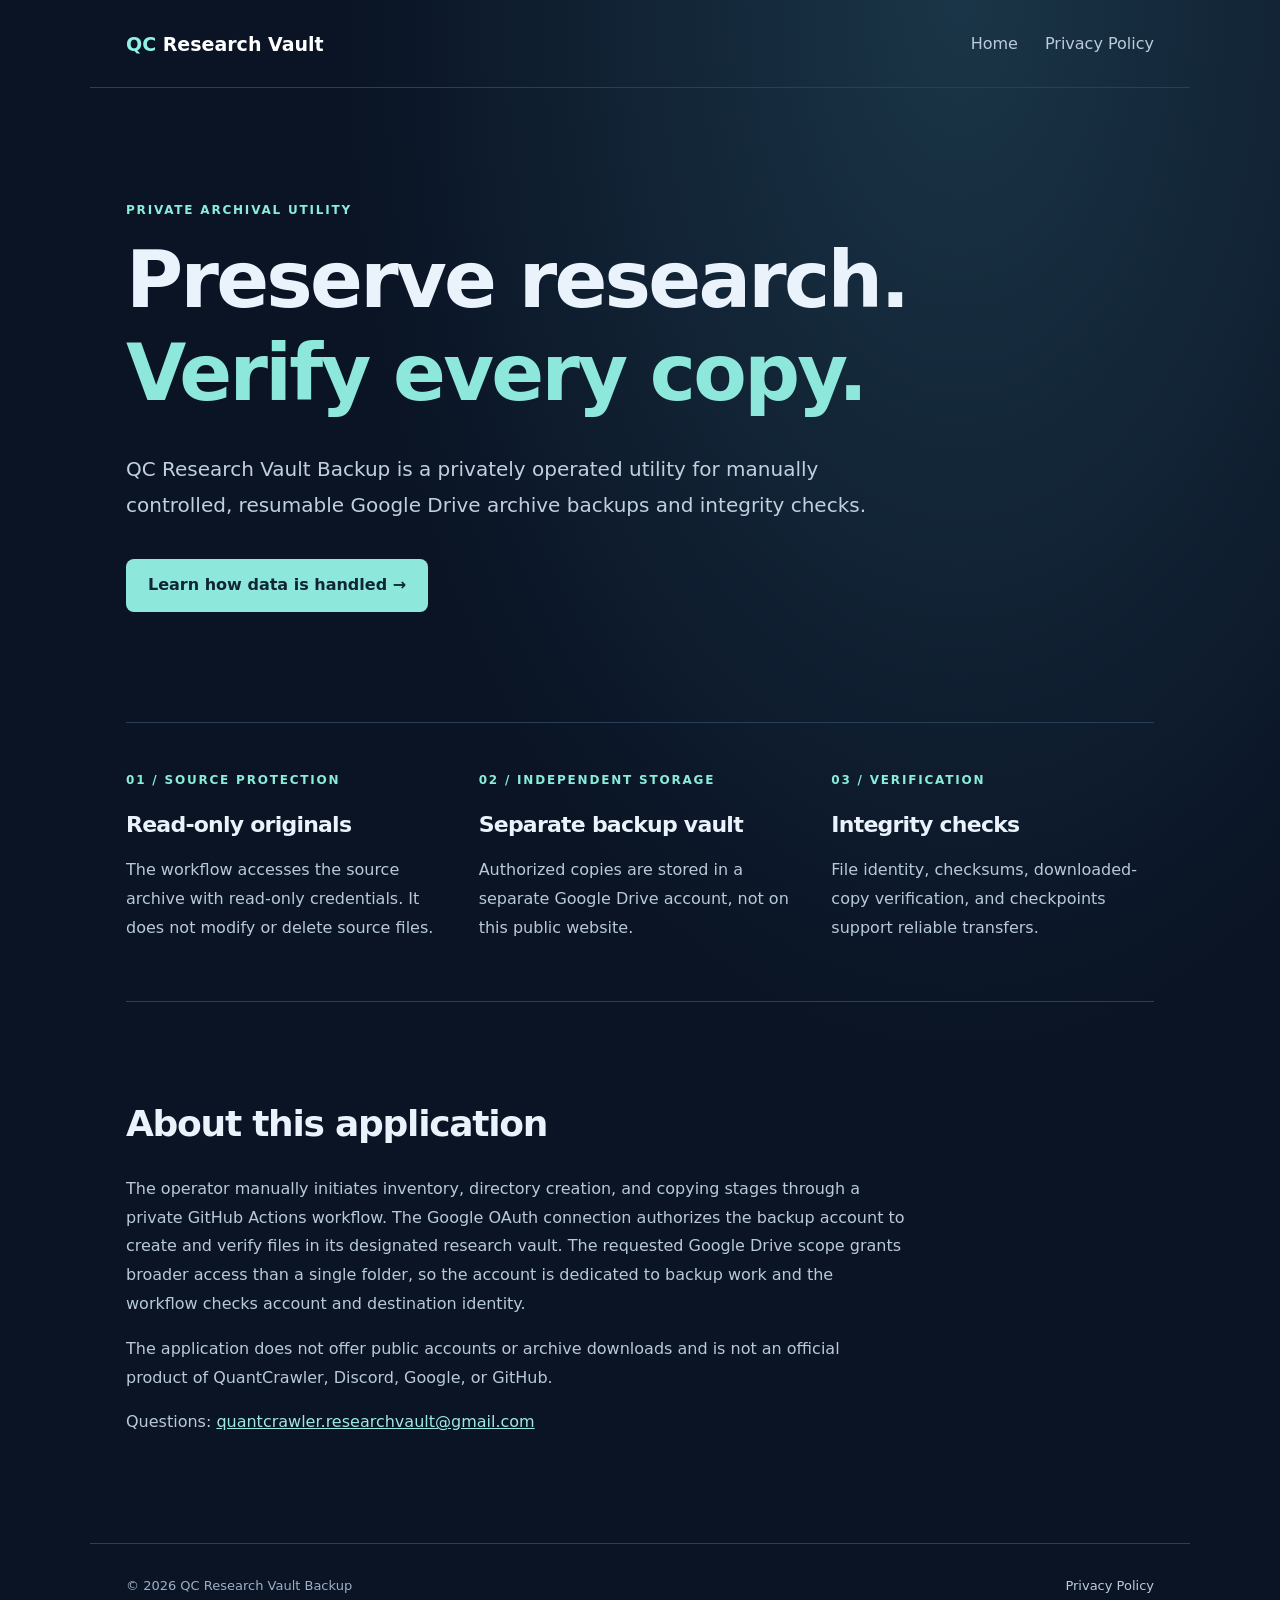
<file: index.html>
<!doctype html>
<html lang="en"><head><meta charset="utf-8"><meta name="viewport" content="width=device-width,initial-scale=1"><meta name="description" content="QC Research Vault Backup is a private, owner-operated Google Drive archival backup utility."><title>QC Research Vault Backup</title><link rel="stylesheet" href="/style.css"></head>
<body><header><a class="logo" href="/">QC <span>Research Vault</span></a><nav><a href="/">Home</a><a href="/privacy/">Privacy Policy</a></nav></header>
<main><section class="hero"><p class="eyebrow">PRIVATE ARCHIVAL UTILITY</p><h1>Preserve research.<br><em>Verify every copy.</em></h1><p class="lede">QC Research Vault Backup is a privately operated utility for manually controlled, resumable Google Drive archive backups and integrity checks.</p><a class="btn" href="/privacy/">Learn how data is handled →</a></section>
<section class="features"><article><small>01 / SOURCE PROTECTION</small><h2>Read-only originals</h2><p>The workflow accesses the source archive with read-only credentials. It does not modify or delete source files.</p></article><article><small>02 / INDEPENDENT STORAGE</small><h2>Separate backup vault</h2><p>Authorized copies are stored in a separate Google Drive account, not on this public website.</p></article><article><small>03 / VERIFICATION</small><h2>Integrity checks</h2><p>File identity, checksums, downloaded-copy verification, and checkpoints support reliable transfers.</p></article></section>
<section class="about"><h2>About this application</h2><p>The operator manually initiates inventory, directory creation, and copying stages through a private GitHub Actions workflow. The Google OAuth connection authorizes the backup account to create and verify files in its designated research vault. The requested Google Drive scope grants broader access than a single folder, so the account is dedicated to backup work and the workflow checks account and destination identity.</p><p>The application does not offer public accounts or archive downloads and is not an official product of QuantCrawler, Discord, Google, or GitHub.</p><p>Questions: <a href="mailto:quantcrawler.researchvault@gmail.com">quantcrawler.researchvault@gmail.com</a></p></section></main>
<footer><span>© 2026 QC Research Vault Backup</span><a href="/privacy/">Privacy Policy</a></footer></body></html>
</file>
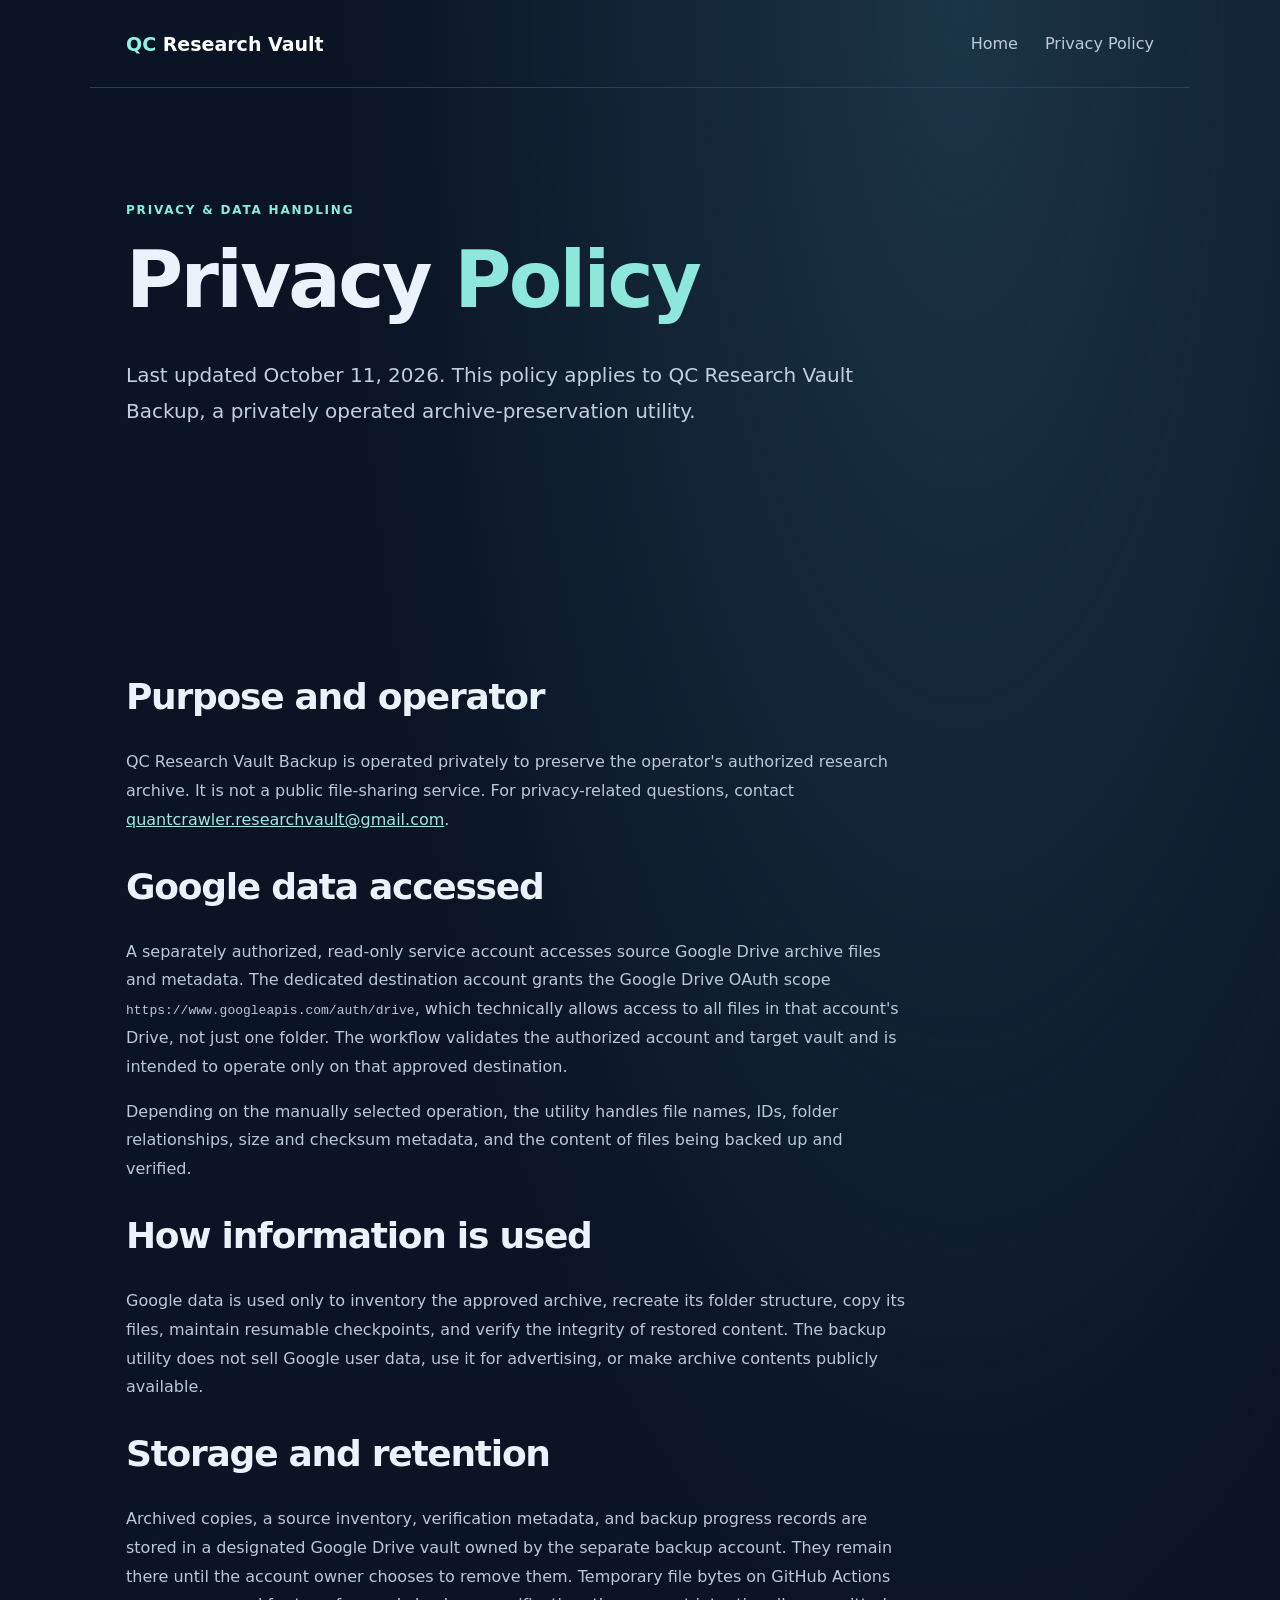
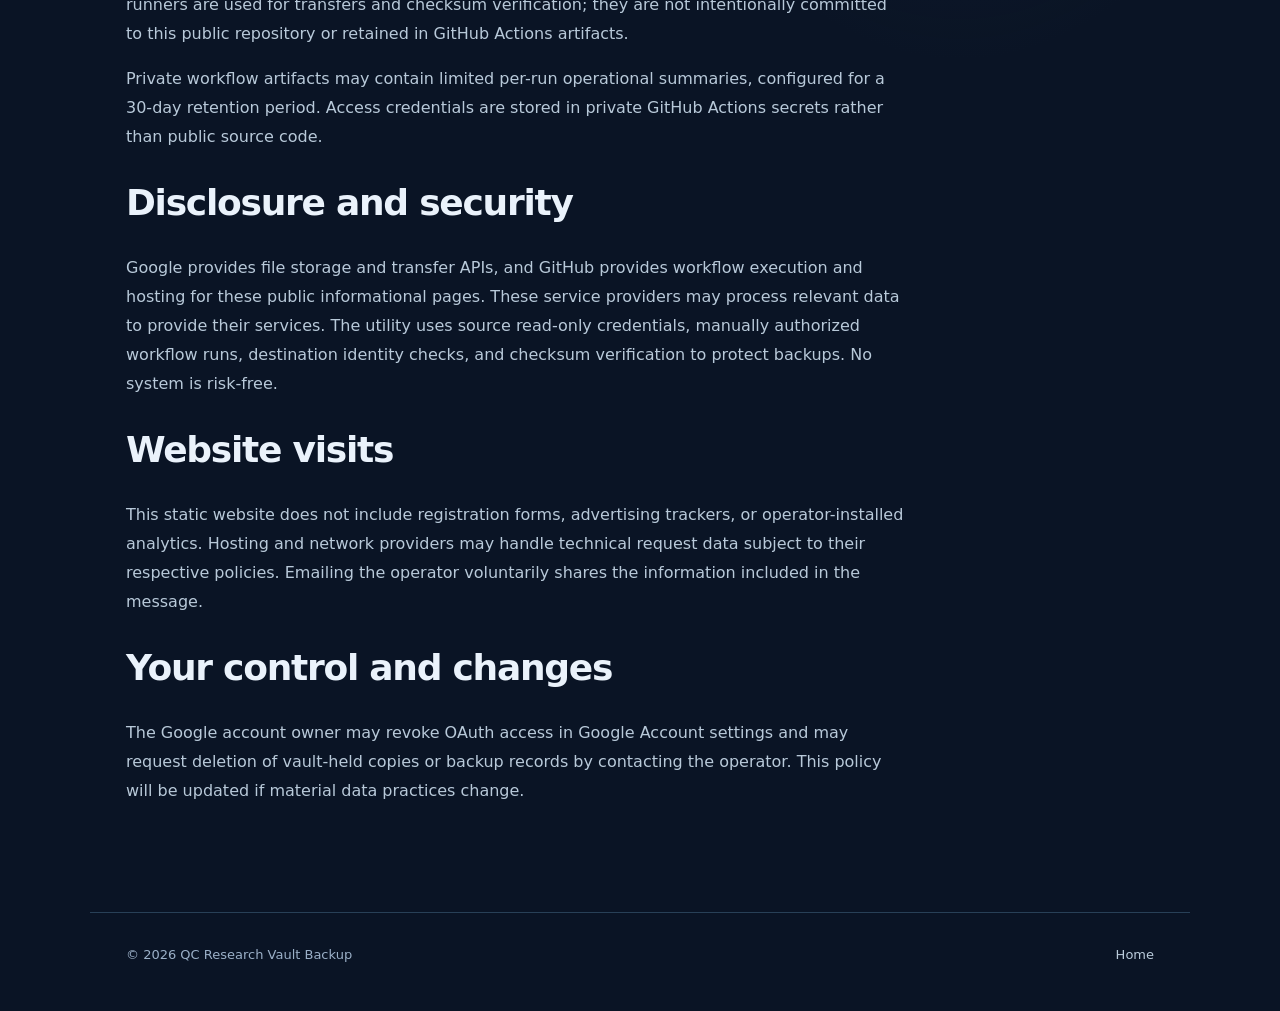
<file: privacy/index.html>
<!doctype html>
<html lang="en">
<head>
  <meta charset="utf-8">
  <meta name="viewport" content="width=device-width,initial-scale=1">
  <meta name="description" content="QC Research Vault Backup privacy policy: Google Drive data access, backup use, storage, security and retention.">
  <title>Privacy Policy | QC Research Vault Backup</title>
  <link rel="stylesheet" href="/style.css">
</head>
<body>
<header><a class="logo" href="/">QC <span>Research Vault</span></a><nav><a href="/">Home</a><a href="/privacy/" aria-current="page">Privacy Policy</a></nav></header>
<main>
<section class="hero"><p class="eyebrow">PRIVACY & DATA HANDLING</p><h1>Privacy <em>Policy</em></h1><p class="lede">Last updated October 11, 2026. This policy applies to QC Research Vault Backup, a privately operated archive-preservation utility.</p></section>
<section class="about">
<h2>Purpose and operator</h2>
<p>QC Research Vault Backup is operated privately to preserve the operator's authorized research archive. It is not a public file-sharing service. For privacy-related questions, contact <a href="mailto:quantcrawler.researchvault@gmail.com">quantcrawler.researchvault@gmail.com</a>.</p>
<h2>Google data accessed</h2>
<p>A separately authorized, read-only service account accesses source Google Drive archive files and metadata. The dedicated destination account grants the Google Drive OAuth scope <code>https://www.googleapis.com/auth/drive</code>, which technically allows access to all files in that account's Drive, not just one folder. The workflow validates the authorized account and target vault and is intended to operate only on that approved destination.</p>
<p>Depending on the manually selected operation, the utility handles file names, IDs, folder relationships, size and checksum metadata, and the content of files being backed up and verified.</p>
<h2>How information is used</h2>
<p>Google data is used only to inventory the approved archive, recreate its folder structure, copy its files, maintain resumable checkpoints, and verify the integrity of restored content. The backup utility does not sell Google user data, use it for advertising, or make archive contents publicly available.</p>
<h2>Storage and retention</h2>
<p>Archived copies, a source inventory, verification metadata, and backup progress records are stored in a designated Google Drive vault owned by the separate backup account. They remain there until the account owner chooses to remove them. Temporary file bytes on GitHub Actions runners are used for transfers and checksum verification; they are not intentionally committed to this public repository or retained in GitHub Actions artifacts.</p>
<p>Private workflow artifacts may contain limited per-run operational summaries, configured for a 30-day retention period. Access credentials are stored in private GitHub Actions secrets rather than public source code.</p>
<h2>Disclosure and security</h2>
<p>Google provides file storage and transfer APIs, and GitHub provides workflow execution and hosting for these public informational pages. These service providers may process relevant data to provide their services. The utility uses source read-only credentials, manually authorized workflow runs, destination identity checks, and checksum verification to protect backups. No system is risk-free.</p>
<h2>Website visits</h2>
<p>This static website does not include registration forms, advertising trackers, or operator-installed analytics. Hosting and network providers may handle technical request data subject to their respective policies. Emailing the operator voluntarily shares the information included in the message.</p>
<h2>Your control and changes</h2>
<p>The Google account owner may revoke OAuth access in Google Account settings and may request deletion of vault-held copies or backup records by contacting the operator. This policy will be updated if material data practices change.</p>
</section>
</main>
<footer><span>© 2026 QC Research Vault Backup</span><a href="/">Home</a></footer>
</body>
</html>
</file>
<file: style.css>
:root{color-scheme:dark;font-family:Inter,system-ui,-apple-system,"Segoe UI",sans-serif;background:#0a1425;color:#eaf2fb}*{box-sizing:border-box}body{margin:0;background:radial-gradient(ellipse at 75% 0%,#1a3547,transparent 45%),#0a1425;line-height:1.8}header,main,footer{max-width:1100px;margin:auto;padding-left:36px;padding-right:36px}header{display:flex;align-items:center;justify-content:space-between;gap:20px;padding-top:27px;padding-bottom:26px;border-bottom:1px solid #284057}header .logo{font-weight:800;text-decoration:none;font-size:19px;color:#90f2e2}header .logo span{color:#fff}nav{display:flex;gap:27px}nav a,footer a{color:#bacbdb;text-decoration:none}nav a:hover,footer a:hover,a{color:#9de9e2}h1,h2{line-height:1.2;letter-spacing:-.035em}h1{font-size:clamp(44px,7vw,78px);margin:10px 0 30px}h1 em{font-style:normal;color:#8ee7db}.hero{padding:100px 0 110px}.eyebrow,small{font-size:12px;letter-spacing:.15em;color:#89edda;font-weight:750}.lede{max-width:745px;font-size:20px;color:#c1d0e0;margin-bottom:36px}.btn{background:#8ee7db;color:#102536;display:inline-block;padding:12px 22px;border-radius:8px;text-decoration:none;font-weight:750}.features{display:grid;grid-template-columns:repeat(3,1fr);border-top:1px solid #284057;border-bottom:1px solid #284057;gap:30px;padding:42px 0}.features h2{font-size:22px}.features p,.about p,.policy p{color:#b8c9d9}.about{padding:70px 0 90px;max-width:780px}.about h2{font-size:36px}.policy{padding-top:65px;padding-bottom:80px;max-width:870px}.policy h1{font-size:clamp(38px,6vw,60px)}.policy h2{margin:40px 0 10px;font-size:23px}.policy code{overflow-wrap:anywhere}footer{padding-top:30px;padding-bottom:45px;border-top:1px solid #284057;display:flex;justify-content:space-between;gap:20px;color:#9bb0c8;font-size:13px}@media(max-width:700px){header,main,footer{padding-left:22px;padding-right:22px}header{flex-wrap:wrap}nav{gap:18px}.hero{padding:68px 0}.features{grid-template-columns:1fr;gap:12px}.lede{font-size:17px}footer{flex-wrap:wrap}}
</file>
